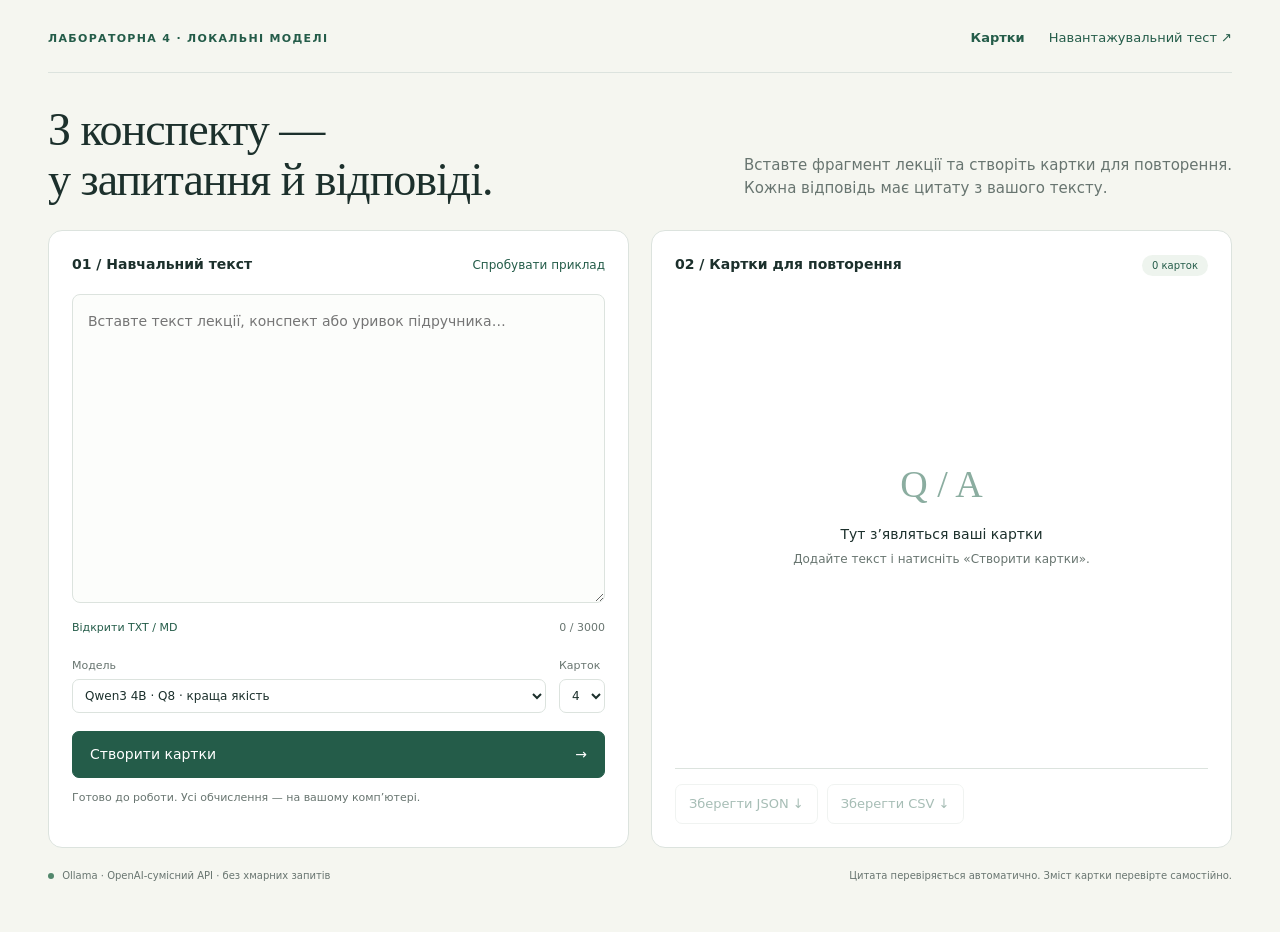
<file: lab4/app/web/index.html>
<!doctype html>
<html lang="uk">
<head><meta charset="utf-8"><meta name="viewport" content="width=device-width,initial-scale=1"><title>Картки з конспекту · Лабораторна 4</title><link rel="stylesheet" href="app.css"></head>
<body><main>
<header><span class="eyebrow">ЛАБОРАТОРНА 4 · ЛОКАЛЬНІ МОДЕЛІ</span><nav><a aria-current="page" href="index.html">Картки</a><a href="bench.html">Навантажувальний тест ↗</a></nav></header>
<section class="intro"><h1>З конспекту —<br>у запитання й відповіді.</h1><p>Вставте фрагмент лекції та створіть картки для повторення.<br>Кожна відповідь має цитату з вашого тексту.</p></section>
<div class="workspace">
<section class="panel"><div class="section-title"><h2>01 / Навчальний текст</h2><button id="sample" class="link" type="button">Спробувати приклад</button></div>
<label for="source" class="sr-only">Текст лекції або конспекту</label><textarea id="source" maxlength="3000" placeholder="Вставте текст лекції, конспект або уривок підручника…" rows="12"></textarea>
<div class="under-input"><label class="file-button">Відкрити TXT / MD<input id="file" type="file" accept=".txt,.md,text/plain,text/markdown"></label><span id="counter">0 / 3000</span></div>
<div class="settings"><label>Модель<select id="model"><option value="lab4-qa-q8:latest">Qwen3 4B · Q8 · краща якість</option><option value="lab4-qa-q4:latest">Qwen3 4B · Q4 · швидше</option></select></label><label>Карток<select id="count"><option>2</option><option selected>4</option><option>6</option><option>8</option></select></label></div>
<button id="generate" class="primary" type="button">Створити картки <span>→</span></button><p id="status" role="status" aria-live="polite">Готово до роботи. Усі обчислення — на вашому комп’ютері.</p></section>
<section class="panel results-panel"><div class="section-title"><h2>02 / Картки для повторення</h2><span class="badge" id="card-count">0 карток</span></div><div id="cards"><div class="empty"><span>Q / A</span><h3>Тут з’являться ваші картки</h3><p>Додайте текст і натисніть «Створити картки».</p></div></div><div class="exports"><button id="json" disabled type="button">Зберегти JSON ↓</button><button id="csv" disabled type="button">Зберегти CSV ↓</button></div></section>
</div><footer><span><i></i> Ollama · OpenAI-сумісний API · без хмарних запитів</span><span>Цитата перевіряється автоматично. Зміст картки перевірте самостійно.</span></footer>
</main><script type="module" src="app.js"></script></body></html>
</file>
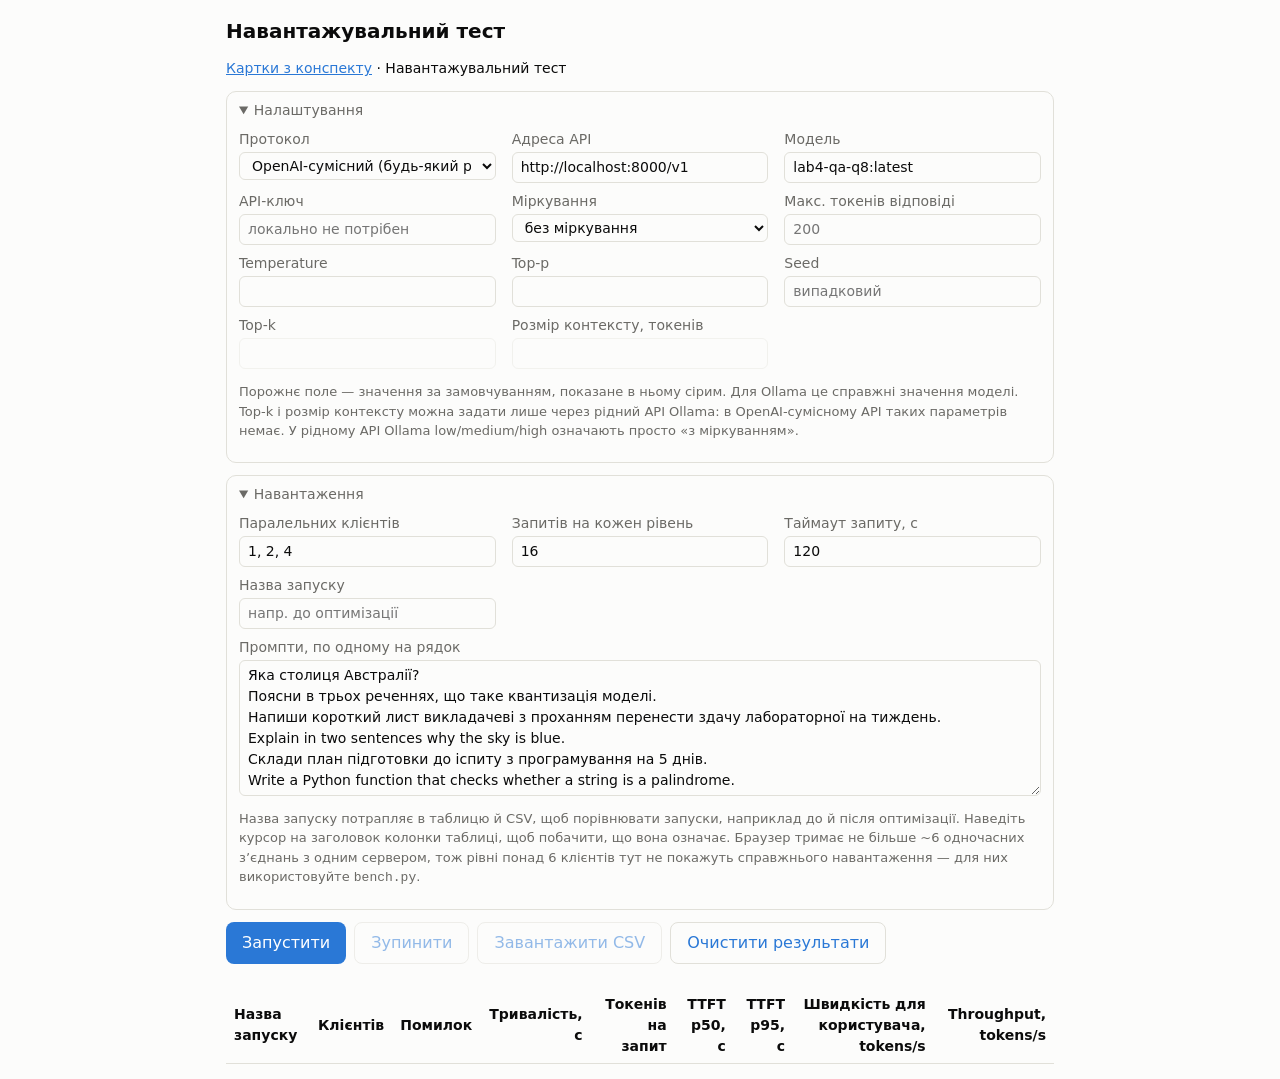
<file: lab4/app/web/bench.html>
<!doctype html>
<html lang="uk">
<head>
<meta charset="utf-8">
<meta name="viewport" content="width=device-width, initial-scale=1">
<title>Навантажувальний тест</title>
<link rel="stylesheet" href="style.css">
<!--
  Відкривайте через локальний сервер, а не з диска, інакше браузер заблокує запити (CORS):
      python -m http.server 8000 --bind 127.0.0.1      (у цій теці)
      http://localhost:8000/bench.html
-->
</head>
<body>
<main>
  <h1>Навантажувальний тест</h1>
  <nav><a href="index.html">Картки з конспекту</a> · Навантажувальний тест</nav>
  <div id="banner">Сторінку відкрито з диска, тож браузер заблокує запити до сервера (CORS). Запустіть у цій теці
    <code>python -m http.server 8000 --bind 127.0.0.1</code> і відкрийте <code>http://localhost:8000/bench.html</code>.</div>
  <details class="settings" open>
    <summary>Налаштування</summary>
    <div class="grid">
      <label>Протокол 
        <select id="api">
          <option value="openai">OpenAI-сумісний (будь-який рантайм)</option>
          <option value="ollama">Ollama (рідний API)</option>
        </select></label>
      <label>Адреса API <input id="baseUrl" value="http://localhost:8000/v1" placeholder="http://localhost:8000/v1"></label>
      <label>Модель <input id="model" list="models" value="lab4-qa-q8:latest" placeholder="lab4-qa-q8:latest"><datalist id="models"></datalist></label>
      <label>API-ключ <input id="apiKey" type="password" placeholder="локально не потрібен"></label>
      <label>Міркування 
        <select id="reasoningEffort">
          <option value="none">без міркування</option>
          <option value="">як у моделі за замовчуванням</option>
          <option value="low">low</option>
          <option value="medium">medium</option>
          <option value="high">high</option>
        </select></label>
      <label>Макс. токенів відповіді <input id="maxTokens" type="number" min="1" placeholder="200"></label>
      <label>Temperature <input id="temperature" type="number" min="0" max="2" step="0.1"></label>
      <label>Top-p <input id="topP" type="number" min="0" max="1" step="0.05"></label>
      <label>Seed <input id="seed" type="number" placeholder="випадковий"></label>
      <label class="ollama-only">Top-k <input id="topK" type="number" min="1"></label>
      <label class="ollama-only">Розмір контексту, токенів <input id="numCtx" type="number" min="256" step="256"></label>
    </div>
    <p class="hint">Порожнє поле — значення за замовчуванням, показане в ньому сірим. Для Ollama це справжні значення моделі. Top-k і розмір контексту можна задати лише через рідний
      API Ollama: в OpenAI-сумісному API таких параметрів немає. У рідному API Ollama low/medium/high означають просто «з міркуванням».</p>
  </details>
  <details class="settings" open>
    <summary>Навантаження</summary>
    <div class="grid">
      <label>Паралельних клієнтів <input id="levels" value="1, 2, 4" placeholder="1, 2, 4"></label>
      <label>Запитів на кожен рівень <input id="requests" type="number" min="1" value="16" placeholder="16"></label>
      <label>Таймаут запиту, с <input id="timeout" type="number" min="1" value="120" placeholder="120"></label>
      <label>Назва запуску <input id="label" placeholder="напр. до оптимізації"></label>
      <label class="wide">Промпти, по одному на рядок <textarea id="prompts" rows="6">Яка столиця Австралії?
Поясни в трьох реченнях, що таке квантизація моделі.
Напиши короткий лист викладачеві з проханням перенести здачу лабораторної на тиждень.
Explain in two sentences why the sky is blue.
Склади план підготовки до іспиту з програмування на 5 днів.
Write a Python function that checks whether a string is a palindrome.
Перелічи три переваги й три недоліки локального запуску моделей.
Translate into Ukrainian: The meeting has been moved to Thursday.</textarea></label>
    </div>
    <p class="hint">Назва запуску потрапляє в таблицю й CSV, щоб порівнювати запуски, наприклад до й після оптимізації. Наведіть курсор на заголовок колонки таблиці, щоб побачити, що вона означає. Браузер тримає не більше ~6 одночасних зʼєднань з одним сервером, тож рівні понад 6 клієнтів тут не покажуть
      справжнього навантаження — для них використовуйте <code>bench.py</code>.</p>
  </details>
  <div style="display: flex; gap: 8px; flex-wrap: wrap;">
    <button id="run">Запустити</button>
    <button id="stop" class="secondary" disabled>Зупинити</button>
    <button id="download" class="secondary" disabled>Завантажити CSV</button>
    <button id="clear" class="secondary">Очистити результати</button>
  </div>
  <div id="status" class="hint"></div>
  <table>
    <thead>
      <tr>
        <th title="Назва, яку ви дали запуску, — щоб відрізнити, наприклад, запуски до й після оптимізації">Назва запуску</th>
        <th title="Скільки клієнтів одночасно надсилали запити">Клієнтів</th>
        <th title="Скільки запитів завершилися помилкою або таймаутом">Помилок</th>
        <th title="Скільки тривав увесь рівень — від першого до останнього запиту">Тривалість, с</th>
        <th title="Скільки токенів у середньому згенерувала модель на один запит">Токенів на запит</th>
        <th title="Медіана часу до першого токена: скільки користувач чекає на початок відповіді, разом із чергою">TTFT p50, с</th>
        <th title="95-й перцентиль часу до першого токена: так довго чекає кожен двадцятий, найповільніший користувач">TTFT p95, с</th>
        <th title="Медіана швидкості, з якою один користувач бачить, як «друкується» його відповідь (після першого токена)">Швидкість для користувача, tokens/s</th>
        <th title="Скільки токенів за секунду сервер видає всім користувачам разом">Throughput, tokens/s</th>
      </tr>
    </thead>
    <tbody id="results"></tbody>
  </table>
  <p id="reasoningWarning" class="warning" style="display: none;">Модель міркувала перед відповіддю: TTFT включає час
    міркування, а tokens/s завищений. Оберіть «без міркування».</p>
</main>
<script type="module">
import { listModels, modelDefaults, persistFields, readSettings, syncOllamaOnlyFields } from "./client.js";

const $ = (id) => document.getElementById(id);
const SETTING_IDS = ["api", "baseUrl", "apiKey", "model", "reasoningEffort", "maxTokens", "temperature", "topP", "seed", "topK", "numCtx"];

if (location.protocol === "file:") $("banner").style.display = "block";

async function refreshModels() {
  try {
    $("models").replaceChildren(...(await listModels(readSettings())).map((name) => new Option(name)));
  } catch {}  // сервер може бути ще не запущений — список просто лишиться порожнім
}
// Показує в порожніх полях значення, які візьме модель (лише для Ollama; для інших рантаймів поля лишаються порожніми)
async function showModelDefaults() {
  const d = await modelDefaults(readSettings());
  $("temperature").placeholder = d?.temperature ?? "";
  $("topP").placeholder = d?.top_p ?? "";
  $("topK").placeholder = d?.top_k ?? "";
  $("numCtx").placeholder = d?.loadedContext ?? "";
}
$("api").addEventListener("change", () => { syncOllamaOnlyFields(); refreshModels(); showModelDefaults(); });
$("baseUrl").addEventListener("change", () => { refreshModels(); showModelDefaults(); });
$("model").addEventListener("change", showModelDefaults);
import { percentile, streamChat } from "./client.js";

persistFields("bench-settings", [...SETTING_IDS, "levels", "requests", "timeout", "label", "prompts"]);
syncOllamaOnlyFields();
refreshModels();
showModelDefaults();

const rows = [];
let controller = null;

// Ті самі колонки, що й у CSV від bench.py, тож результати можна порівнювати
const CSV_COLUMNS = ["label", "model", "concurrency", "requests", "errors", "ttft_p50_s", "ttft_p95_s",
                     "tokens_per_s_per_user_p50", "throughput_tokens_per_s", "reasoning"];

async function runLevel(cfg, prompts, concurrency, total, timeoutMs, signal) {
  const results = [], errors = [];
  let next = 0;
  const start = performance.now();
  // concurrency «клієнтів» одночасно беруть наступний запит із черги, поки запити не закінчаться
  async function client() {
    while (next < total && !signal.aborted) {
      const prompt = prompts[next++ % prompts.length];
      // Таймаут обриває запит, якщо модель зациклилась і генерує без кінця; такий запит рахуємо як помилку
      const requestSignal = AbortSignal.any([signal, AbortSignal.timeout(timeoutMs)]);
      try {
        results.push(await streamChat(cfg, [{ role: "user", content: prompt }], undefined, requestSignal));
      } catch (error) {
        if (signal.aborted) continue;  // користувач натиснув «Зупинити»
        const timedOut = requestSignal.reason?.name === "TimeoutError";
        errors.push(timedOut ? new Error(`таймаут ${timeoutMs / 1000} с`) : error);
      }
      $("status").textContent = `${concurrency} клієнтів: виконано ${results.length + errors.length} з ${total}`;
    }
  }
  await Promise.all(Array.from({ length: concurrency }, client));
  const wall = (performance.now() - start) / 1000;
  if (!results.length) {
    throw new Error(`усі ${total} запитів для ${concurrency} клієнтів завершилися помилкою (${errors.at(-1)?.message})`);
  }
  const speeds = results.map((r) => r.tokensPerS).filter(Boolean);
  const round = (value, digits) => Number(value.toFixed(digits));  // як у bench.py
  return {
    label: $("label").value.trim(),
    model: cfg.model,
    concurrency,
    requests: total,
    errors: errors.length,
    ttft_p50_s: round(percentile(results.map((r) => r.ttft), 50), 3),
    ttft_p95_s: round(percentile(results.map((r) => r.ttft), 95), 3),
    tokens_per_s_per_user_p50: speeds.length ? round(percentile(speeds, 50), 1) : null,
    throughput_tokens_per_s: round(results.reduce((sum, r) => sum + (r.tokens || 0), 0) / wall, 1),
    reasoning: results.some((r) => r.reasoning),
    // лише для таблиці на сторінці; у CSV не потрапляють, щоб колонки збігалися з bench.py
    duration_s: wall,
    tokens_per_request: results.reduce((sum, r) => sum + (r.tokens || 0), 0) / results.length,
  };
}

function addRow(row) {
  const tr = document.createElement("tr");
  const cells = [row.label || "—", row.concurrency, row.errors, row.duration_s.toFixed(1), row.tokens_per_request.toFixed(0),
                 row.ttft_p50_s.toFixed(2), row.ttft_p95_s.toFixed(2),
                 row.tokens_per_s_per_user_p50?.toFixed(1) ?? "—", row.throughput_tokens_per_s.toFixed(1)];
  for (const value of cells) tr.append(Object.assign(document.createElement("td"), { textContent: value }));
  $("results").append(tr);
  if (row.reasoning) $("reasoningWarning").style.display = "block";
}

$("run").addEventListener("click", async () => {
  const cfg = readSettings();
  cfg.maxTokens ??= 200;
  const timeoutMs = (Number($("timeout").value) || 120) * 1000;
  const levels = ($("levels").value || $("levels").placeholder).split(/[\s,]+/).map(Number).filter((n) => n > 0);
  const total = Number($("requests").value) || 16;
  const prompts = $("prompts").value.split("\n").map((p) => p.trim()).filter(Boolean);
  controller = new AbortController();
  $("run").disabled = true;
  $("stop").disabled = false;
  try {
    $("status").textContent = "Прогрів: перший запит включає завантаження моделі, його не враховуємо…";
    await streamChat(cfg, [{ role: "user", content: "Привіт!" }], undefined, controller.signal);
    for (const concurrency of levels) {
      if (controller.signal.aborted) break;
      const row = await runLevel(cfg, prompts, concurrency, total, timeoutMs, controller.signal);
      rows.push(row);
      addRow(row);
    }
    $("status").textContent = controller.signal.aborted ? "Зупинено." : "Готово.";
  } catch (error) {
    $("status").textContent = controller.signal.aborted ? "Зупинено." : `Помилка: ${error.message}`;
  }
  $("run").disabled = false;
  $("stop").disabled = true;
  $("download").disabled = !rows.length;
});

$("stop").addEventListener("click", () => controller?.abort());

$("download").addEventListener("click", () => {
  const csv = [CSV_COLUMNS.join(","), ...rows.map((row) => CSV_COLUMNS.map((c) => row[c] ?? "").join(","))].join("\n");
  const link = Object.assign(document.createElement("a"), {
    href: URL.createObjectURL(new Blob([csv + "\n"], { type: "text/csv" })),
    download: "bench_results.csv",
  });
  link.click();
});

$("clear").addEventListener("click", () => {
  rows.length = 0;
  $("results").replaceChildren();
  $("reasoningWarning").style.display = "none";
  $("download").disabled = true;
});
</script>
</body>
</html>
</file>
<file: lab4/app/web/app.css>
:root{color-scheme:light;--ink:#1c302c;--muted:#687570;--line:#dce3de;--green:#245c49;--bg:#f5f6f0}*{box-sizing:border-box}body{margin:0;background:var(--bg);color:var(--ink);font:15px/1.55 system-ui,-apple-system,"Segoe UI",sans-serif}main{max-width:1260px;margin:auto;padding:28px 38px}header{display:flex;align-items:center;justify-content:space-between;padding-bottom:24px;border-bottom:1px solid var(--line)}.eyebrow{font-size:11px;letter-spacing:.12em;font-weight:700;color:var(--green)}nav{display:flex;gap:24px;font-size:13px}a{color:var(--green);text-decoration:none}a[aria-current]{font-weight:700}.intro{padding:32px 0 26px;display:flex;align-items:end;justify-content:space-between;gap:30px}h1{font-family:Georgia,"Times New Roman",serif;font-weight:400;font-size:46px;line-height:1.08;letter-spacing:-1px;margin:0}p{color:var(--muted)}.intro p{margin:0 0 4px}.workspace{display:grid;grid-template-columns:1fr 1fr;gap:22px}.panel{background:#fff;border:1px solid var(--line);border-radius:14px;padding:23px;min-width:0}.section-title{display:flex;align-items:center;justify-content:space-between;gap:8px;margin-bottom:18px}h2{font-size:14px;margin:0;font-weight:650}.link{color:var(--green);padding:0;border:0;background:none;font-size:12px}button,input,textarea,select{font:inherit}button{cursor:pointer;border:1px solid var(--line);background:white;padding:9px 13px;border-radius:7px;color:var(--green);font-size:13px}button:disabled{opacity:.4;cursor:default}button:focus-visible,a:focus-visible,textarea:focus-visible,select:focus-visible,.file-button:focus-within{outline:3px solid #99c4ae;outline-offset:3px}textarea{width:100%;resize:vertical;min-height:255px;max-height:520px;border:1px solid var(--line);border-radius:8px;padding:15px;font-size:14px;line-height:1.65;color:var(--ink);background:#fcfdfb}.under-input{display:flex;justify-content:space-between;align-items:center;margin:8px 0 21px;font-size:11px;color:var(--muted)}.file-button{cursor:pointer;color:var(--green)}.file-button input{width:1px;height:1px;opacity:0;position:absolute}.settings{display:flex;gap:13px;margin-bottom:18px}.settings label{display:flex;flex-direction:column;gap:5px;font-size:11px;color:var(--muted)}.settings label:first-child{flex:1}select{background:white;border:1px solid var(--line);border-radius:7px;padding:8px;font-size:12px;color:var(--ink)}.primary{background:var(--green);color:white;border-color:var(--green);width:100%;text-align:left;font-size:14px;padding:12px 17px}.primary span{float:right}#status{font-size:11px;min-height:35px;margin-bottom:0}#status.error{color:#b42318}#status.busy:before{content:"";display:inline-block;width:10px;height:10px;margin-right:8px;border:2px solid #b7ccc1;border-top-color:var(--green);border-radius:50%;animation:spin .7s linear infinite}@keyframes spin{to{transform:rotate(360deg)}}.badge{border-radius:20px;background:#eef4ee;padding:3px 10px;color:var(--green);font-size:10px}.results-panel{display:flex;flex-direction:column}#cards{flex:1;max-height:500px;overflow:auto;min-height:350px}.empty{height:100%;min-height:350px;display:flex;flex-direction:column;align-items:center;justify-content:center;text-align:center}.empty>span{color:#8bada0;font:38px Georgia,serif}.empty h3{font-size:14px;font-weight:500;margin:18px 0 0}.empty p{font-size:12px;margin-top:5px}.card{padding:16px 0;border-bottom:1px solid var(--line)}.card:first-child{padding-top:0}.card h3{font-size:14px;line-height:1.5;margin:0 0 8px}.card p{font-size:13px;color:var(--ink);margin:0 0 10px;white-space:pre-wrap}.card blockquote{font-size:11px;color:var(--muted);margin:0;padding-left:12px;border-left:2px solid #a9c5b6;white-space:pre-wrap}.exports{display:flex;gap:9px;margin-top:20px;padding-top:15px;border-top:1px solid var(--line)}footer{display:flex;justify-content:space-between;gap:18px;font-size:10px;color:var(--muted);padding:20px 0}footer i{display:inline-block;width:6px;height:6px;background:#52876c;border-radius:50%;margin-right:5px}.sr-only{position:absolute;width:1px;height:1px;overflow:hidden;clip:rect(0,0,0,0)}@media(max-width:850px){main{padding:20px}.intro{display:block}h1{font-size:36px}.intro p{margin-top:18px}.workspace{grid-template-columns:1fr}header,footer{align-items:start;flex-direction:column;gap:14px}.section-title{flex-wrap:wrap}}
</file>
<file: lab4/app/web/style.css>
:root { --bg: #fcfcfb; --fg: #0b0b0b; --muted: #6b6a66; --line: #e1e0d9; --user: #e8f0fb; --accent: #2a78d6; --error: #b42318; }
@media (prefers-color-scheme: dark) {
  :root { --bg: #1a1a19; --fg: #f4f4f2; --muted: #a3a29b; --line: #383835; --user: #1f2d40; --accent: #3987e5; --error: #f97066; }
}
* { box-sizing: border-box; }
body { margin: 0; background: var(--bg); color: var(--fg); font: 16px/1.5 system-ui, sans-serif; }
main { max-width: 860px; margin: 0 auto; padding: 16px; display: flex; flex-direction: column; min-height: 100vh; gap: 12px; }
h1 { font-size: 20px; margin: 0; }
nav { font-size: 14px; }
a { color: var(--accent); }
details.settings { border: 1px solid var(--line); border-radius: 10px; padding: 8px 12px; font-size: 14px; }
details.settings summary { cursor: pointer; color: var(--muted); }
.grid { display: grid; grid-template-columns: repeat(auto-fill, minmax(190px, 1fr)); gap: 8px 16px; margin-top: 8px; }
.grid label { display: flex; flex-direction: column; gap: 2px; color: var(--muted); }
.grid label.wide { grid-column: 1 / -1; }
input, select, textarea { font: inherit; padding: 4px 8px; border: 1px solid var(--line); border-radius: 6px; background: transparent; color: var(--fg); }
input:disabled { opacity: 0.4; }
.hint { font-size: 13px; color: var(--muted); }
.msg { padding: 10px 12px; border-radius: 10px; white-space: pre-wrap; }
.user { background: var(--user); align-self: flex-end; max-width: 85%; }
.assistant { border: 1px solid var(--line); }
.stats { font-size: 13px; color: var(--muted); margin-top: 6px; }
.error { color: var(--error); }
.warning { color: var(--error); font-size: 14px; }
#banner { display: none; padding: 10px 12px; border: 1px solid var(--error); border-radius: 10px; color: var(--error); font-size: 14px; }
button { font: inherit; padding: 8px 16px; border: 0; border-radius: 8px; background: var(--accent); color: #fff; cursor: pointer; }
button.secondary { background: transparent; color: var(--accent); border: 1px solid var(--line); }
button:disabled { opacity: 0.5; cursor: default; }
table { border-collapse: collapse; width: 100%; font-size: 14px; }
th, td { text-align: right; padding: 6px 8px; border-bottom: 1px solid var(--line); }
th:first-child, td:first-child { text-align: left; }
</file>
